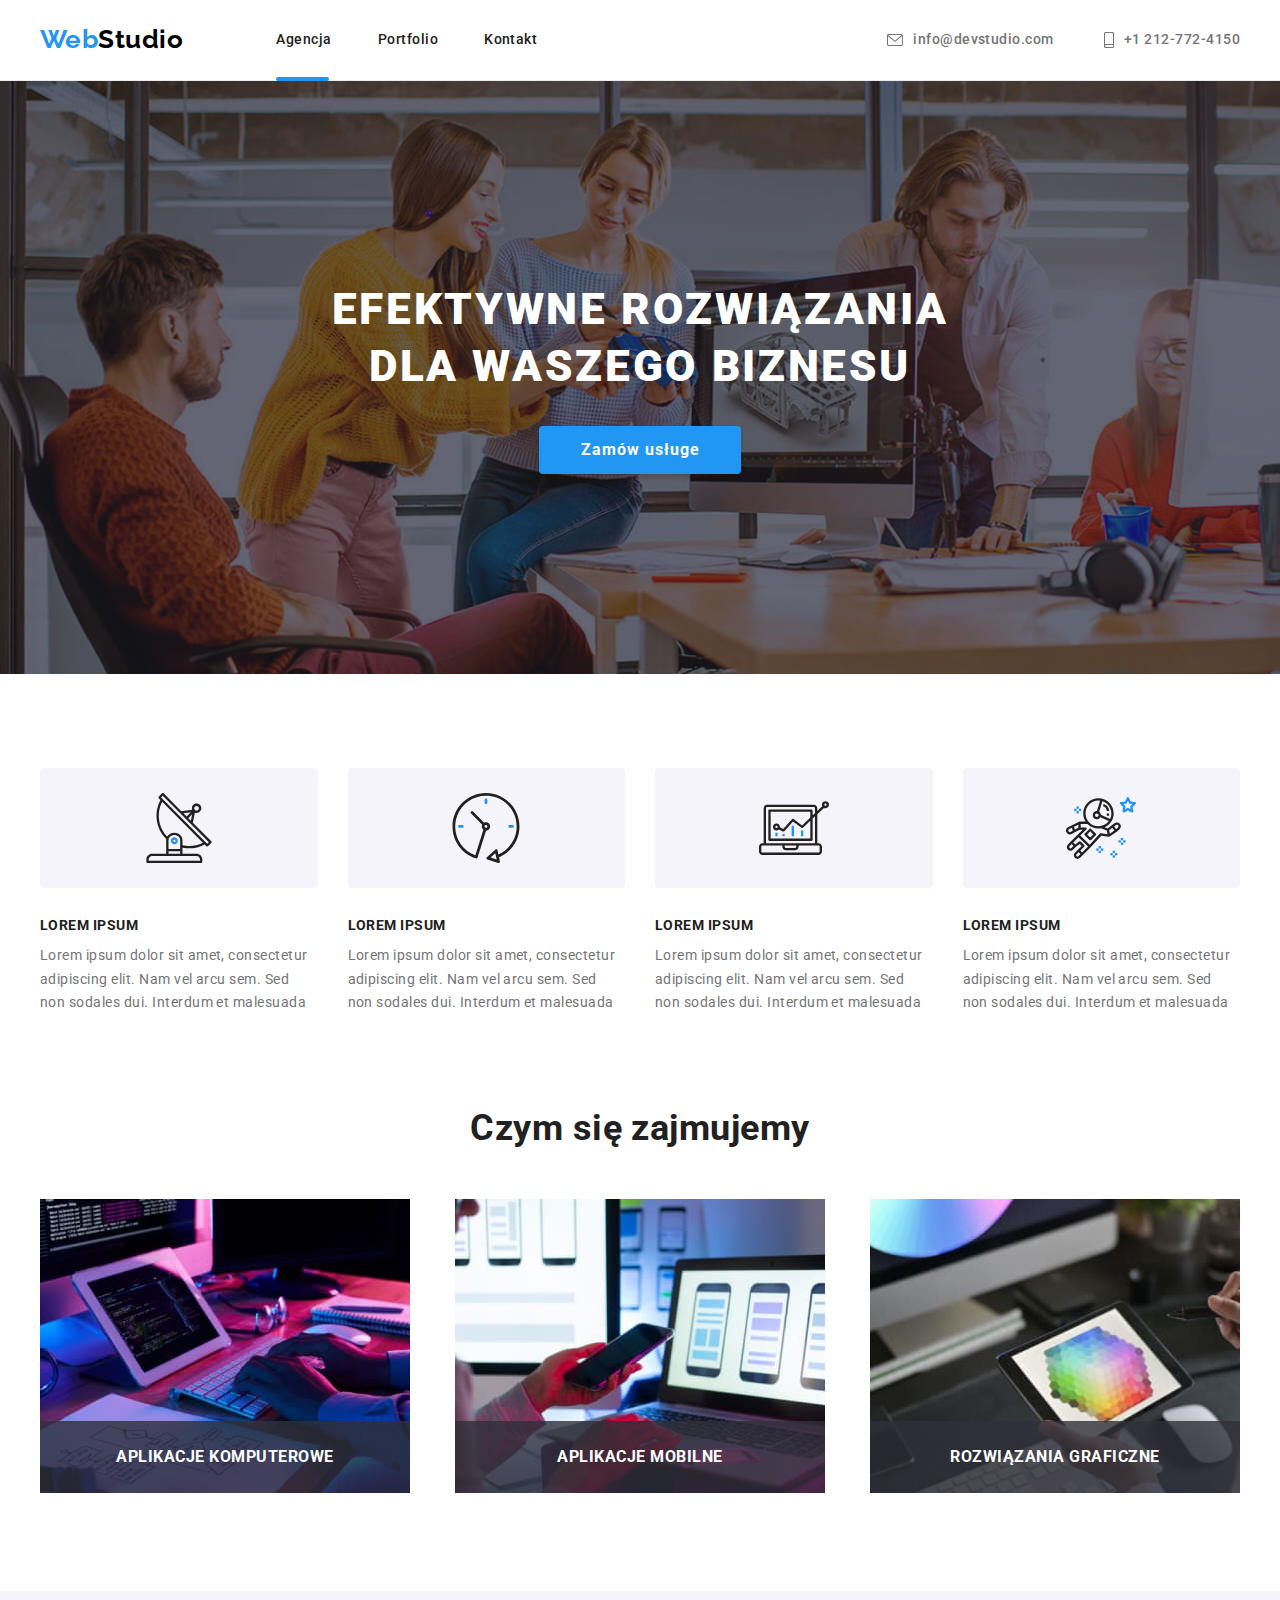
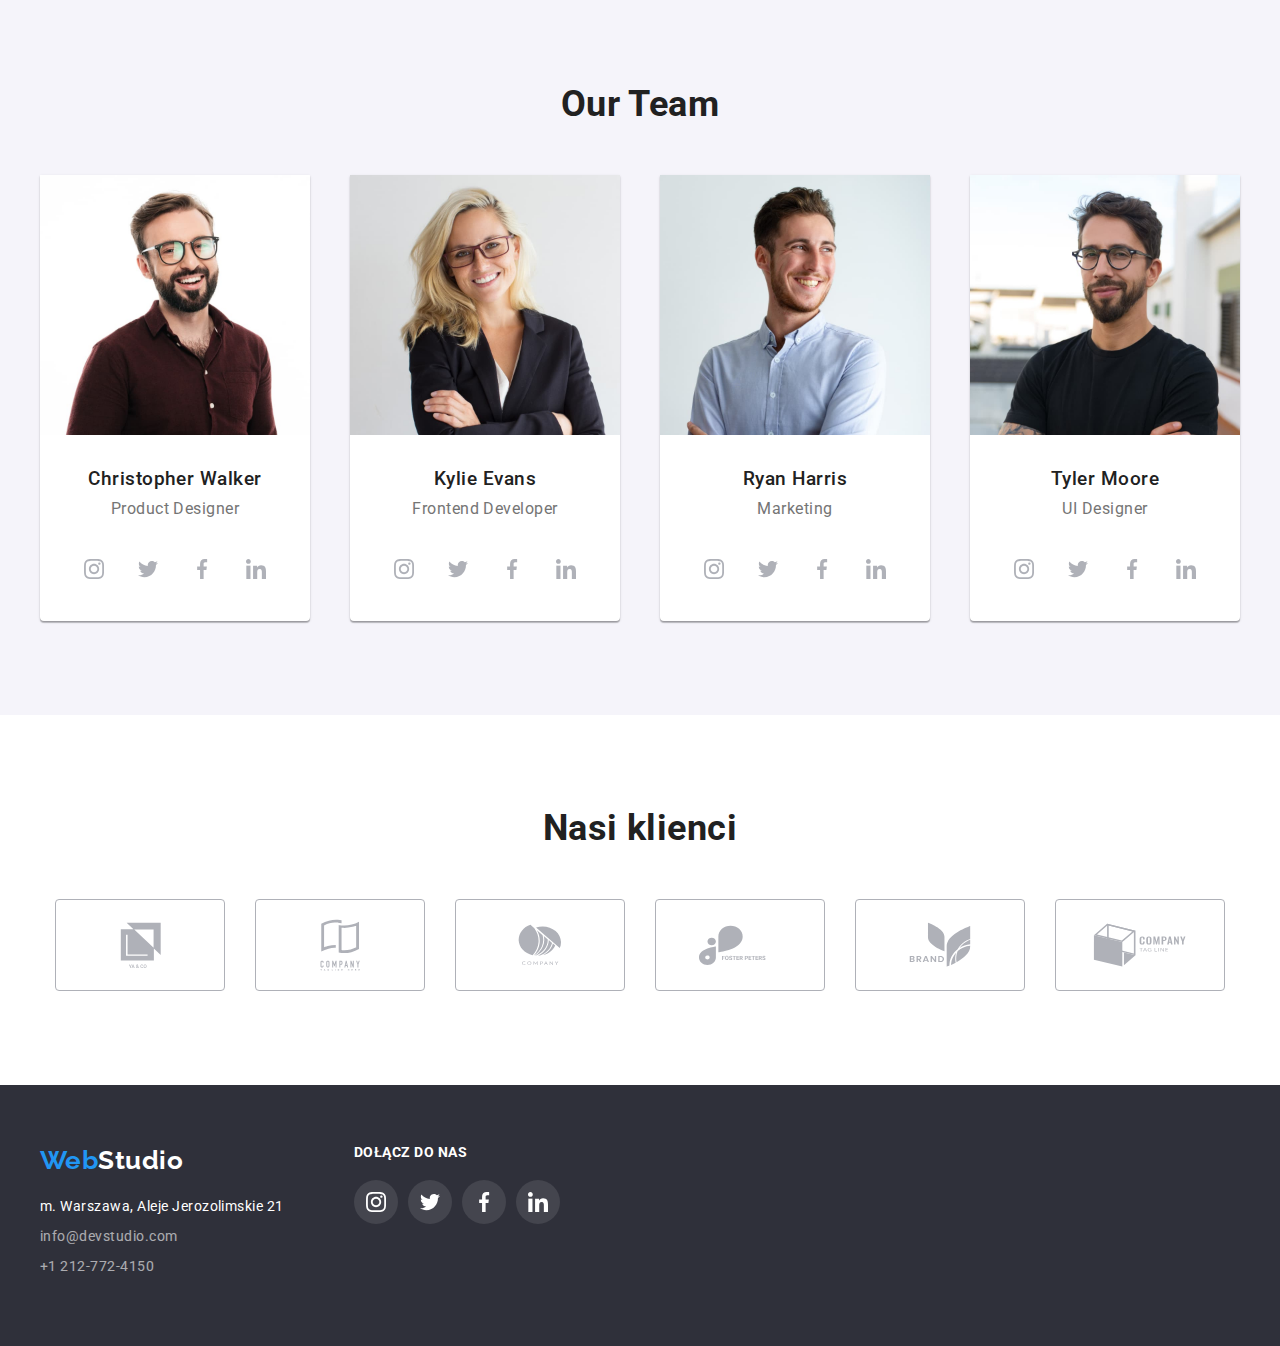
<file: index.html>
<!DOCTYPE html>
<html lang="pl">
  <head>
    <meta charset="UTF-8" />
    <meta http-equiv="X-UA-Compatible" content="IE=edge" />
    <meta name="viewport" content="width=device-width, initial-scale=1.0" />
    <title>WebStudio</title>
    <link rel="preconnect" href="https://fonts.googleapis.com" />
    <link rel="preconnect" href="https://fonts.gstatic.com" crossorigin />
    <link
      href="https://fonts.googleapis.com/css2?family=Raleway:wght@700&family=Roboto:wght@400;500;700;900&display=swap"
      rel="stylesheet"
    />

    <link rel="stylesheet" href="css/modern-normalize.min.css" />
    <link
      rel="stylesheet"
      href="https://cdnjs.cloudflare.com/ajax/libs/modern-normalize/1.1.0/modern-normalize.min.css"
      integrity="sha512-wpPYUAdjBVSE4KJnH1VR1HeZfpl1ub8YT/NKx4PuQ5NmX2tKuGu6U/JRp5y+Y8XG2tV+wKQpNHVUX03MfMFn9Q=="
      crossorigin="anonymous"
      referrerpolicy="no-referrer"
    />
    <link rel="stylesheet" href="css/styles.css" />
  </head>
  <body>
    <header class="nav-row section-menu">
      <div class="container container-menu">
        <nav class="container-menu">
          <a class="logo" href="index.html"
            >Web<span class="logo-shadow">Studio</span></a
          >
          <ul class="container-menu container-menu-nav">
            <li class="nav-underline nav-underline-agency">
              <a class="nav-link" href="index.html">Agencja</a>
            </li>

            <li><a class="nav-link" href="portfolio.html">Portfolio</a></li>

            <li><a class="nav-link" href="#">Kontakt</a></li>
          </ul>
        </nav>
        <ul class="container-menu container-menu-address">
          <li class="container-menu-icons">
            <svg width="16px" height="12px" class="menu-icons">
              <use href="./images/icons.svg#icon-envelope-icon"></use>
            </svg>
            <a class="menu-address" href="info@devstudio.com">
              info@devstudio.com</a
            >
          </li>
          <li class="container-menu-icons">
            <svg width="10px" height="16px" class="menu-icons">
              <use href="./images/icons.svg#icon-smartphone-icon"></use>
            </svg>
            <a class="menu-address" href="tel:12127724150"> +1 212-772-4150</a>
          </li>
        </ul>
      </div>
    </header>
    <main>
      <!--HERO-->
      <section class="top-row section">
        <div class="container container-head-row">
          <h1 class="top-header">EFEKTYWNE ROZWIĄZANIA DLA WASZEGO BIZNESU</h1>
          <button data-modal-open type="button" class="button-primary">
            Zamów usługe
          </button>
        </div>
        <div class="backdrop is-hidden" data-modal>
          <div class="modal">
            <button class="button-modal" data-modal-close>
              <svg width="30px" height="30px" class="button-modal-icon">
                <use href="./images/icons.svg#icon-close-icon"></use>
              </svg>
            </button>
          </div>
        </div>
      </section>

      <!--DESCRIPTION-->

      <section class="section-description">
        <div class="container">
          <ul class="container-description">
            <li>
              <div class="description-icons-box">
                <svg width="70px" height="70px" class="description-icons">
                  <use href="./images/icons.svg#icon-antenna-icon"></use>
                </svg>
              </div>
              <h3 class="header-secondary">LOREM IPSUM</h3>
              <p class="description-secondary">
                Lorem ipsum dolor sit amet, consectetur adipiscing elit. Nam vel
                arcu sem. Sed non sodales dui. Interdum et malesuada
              </p>
            </li>
            <li>
              <div class="description-icons-box">
                <svg width="70px" height="70px" class="description-icons">
                  <use href="./images/icons.svg#icon-clock-icon"></use>
                </svg>
              </div>
              <h3 class="header-secondary">LOREM IPSUM</h3>
              <p class="description-secondary">
                Lorem ipsum dolor sit amet, consectetur adipiscing elit. Nam vel
                arcu sem. Sed non sodales dui. Interdum et malesuada
              </p>
            </li>
            <li>
              <div class="description-icons-box">
                <svg width="70px" height="70px" class="description-icons">
                  <use href="./images/icons.svg#icon-diagram-icon"></use>
                </svg>
              </div>
              <h3 class="header-secondary">LOREM IPSUM</h3>
              <p class="description-secondary">
                Lorem ipsum dolor sit amet, consectetur adipiscing elit. Nam vel
                arcu sem. Sed non sodales dui. Interdum et malesuada
              </p>
            </li>
            <li>
              <div class="description-icons-box">
                <svg width="70px" height="70px" class="description-icons">
                  <use href="./images/icons.svg#icon-astronaut-icon"></use>
                </svg>
              </div>
              <h3 class="header-secondary">LOREM IPSUM</h3>
              <p class="description-secondary">
                Lorem ipsum dolor sit amet, consectetur adipiscing elit. Nam vel
                arcu sem. Sed non sodales dui. Interdum et malesuada
              </p>
            </li>
          </ul>
        </div>
      </section>
      <!--WHAT WE DO-->
      <section class="section">
        <div class="container">
          <h2 class="header-primary">Czym się zajmujemy</h2>
          <ul class="container-photoboxes">
            <li>
              <figure class="photobox-block">
                <img
                  src="images/what_we_do_1.jpg"
                  alt="Person typing"
                  width="370"
                  height="294"
                />
                <figcaption class="photobox-title">
                  APLIKACJE KOMPUTEROWE
                </figcaption>
              </figure>
            </li>
            <li>
              <figure class="photobox-block">
                <img
                  src="images/what_we_do_2.jpg"
                  alt="Person holding phone"
                  width="370"
                  height="294"
                />
                <figcaption class="photobox-title">
                  APLIKACJE MOBILNE
                </figcaption>
              </figure>
            </li>
            <li>
              <figure class="photobox-block">
                <img
                  src="images/what_we_do_3.jpg"
                  alt="Person holding tablet"
                  width="370"
                  height="294"
                />
                <figcaption class="photobox-title">
                  ROZWIĄZANIA GRAFICZNE
                </figcaption>
              </figure>
            </li>
          </ul>
        </div>
      </section>
      <!--OUR TEAM-->

      <section class="team-row section">
        <div class="container">
          <h2 class="header-primary">Our Team</h2>
          <ul class="container-team-row">
            <li class="team-block">
              <img
                src="images/team_member_1.jpg"
                alt="Team member"
                width="270"
                height="260"
              />
              <h3 class="header-team">Christopher Walker</h3>
              <p class="job-title">Product Designer</p>
              <ul class="sm-team-icons-box">
                <li>
                  <a href="#" class="sm-team-icons-wrapper">
                    <svg width="20px" height="20px" class="sm-team-icons">
                      <use href="./images/icons.svg#icon-instagram-icon"></use>
                    </svg>
                  </a>
                </li>
                <li>
                  <a href="#" class="sm-team-icons-wrapper">
                    <svg width="20px" height="20px" class="sm-team-icons">
                      <use href="./images/icons.svg#icon-twitter-icon"></use>
                    </svg>
                  </a>
                </li>
                <li>
                  <a href="#" class="sm-team-icons-wrapper">
                    <svg width="20px" height="20px" class="sm-team-icons">
                      <use href="./images/icons.svg#icon-facebook-icon"></use>
                    </svg>
                  </a>
                </li>
                <li>
                  <a href="#" class="sm-team-icons-wrapper">
                    <svg width="20px" height="20px" class="sm-team-icons">
                      <use href="./images/icons.svg#icon-linkedin-icon"></use>
                    </svg>
                  </a>
                </li>
              </ul>
            </li>
            <li class="team-block">
              <img
                src="images/team_member_2.jpg"
                alt="Team member"
                width="270"
                height="260"
              />
              <h3 class="header-team">Kylie Evans</h3>
              <p class="job-title">Frontend Developer</p>
              <ul class="sm-team-icons-box">
                <li class="container-team-sm-icons">
                  <a href="#" class="sm-team-icons-wrapper">
                    <svg width="20px" height="20px" class="sm-team-icons">
                      <use href="./images/icons.svg#icon-instagram-icon"></use>
                    </svg>
                  </a>
                </li>
                <li>
                  <a href="#" class="sm-team-icons-wrapper">
                    <svg width="20px" height="20px" class="sm-team-icons">
                      <use href="./images/icons.svg#icon-twitter-icon"></use>
                    </svg>
                  </a>
                </li>
                <li>
                  <a href="#" class="sm-team-icons-wrapper">
                    <svg width="20px" height="20px" class="sm-team-icons">
                      <use href="./images/icons.svg#icon-facebook-icon"></use>
                    </svg>
                  </a>
                </li>
                <li>
                  <a href="#" class="sm-team-icons-wrapper">
                    <svg width="20px" height="20px" class="sm-team-icons">
                      <use href="./images/icons.svg#icon-linkedin-icon"></use>
                    </svg>
                  </a>
                </li>
              </ul>
            </li>
            <li class="team-block">
              <img
                src="images/team_member_3.jpg"
                alt="Team member"
                width="270"
                height="260"
              />
              <h3 class="header-team">Ryan Harris</h3>
              <p class="job-title">Marketing</p>
              <ul class="sm-team-icons-box">
                <li>
                  <a href="#" class="sm-team-icons-wrapper">
                    <svg width="20px" height="20px" class="sm-team-icons">
                      <use href="./images/icons.svg#icon-instagram-icon"></use>
                    </svg>
                  </a>
                </li>
                <li>
                  <a href="#" class="sm-team-icons-wrapper">
                    <svg width="20px" height="20px" class="sm-team-icons">
                      <use href="./images/icons.svg#icon-twitter-icon"></use>
                    </svg>
                  </a>
                </li>
                <li>
                  <a href="#" class="sm-team-icons-wrapper">
                    <svg width="20px" height="20px" class="sm-team-icons">
                      <use href="./images/icons.svg#icon-facebook-icon"></use>
                    </svg>
                  </a>
                </li>
                <li>
                  <a href="#" class="sm-team-icons-wrapper">
                    <svg width="20px" height="20px" class="sm-team-icons">
                      <use href="./images/icons.svg#icon-linkedin-icon"></use>
                    </svg>
                  </a>
                </li>
              </ul>
            </li>
            <li class="team-block">
              <img
                src="images/team_member_4.jpg"
                alt="Team member"
                width="270"
                height="260"
              />
              <h3 class="header-team">Tyler Moore</h3>
              <p class="job-title">UI Designer</p>
              <ul class="sm-team-icons-box">
                <li>
                  <a href="#" class="sm-team-icons-wrapper">
                    <svg width="20px" height="20px" class="sm-team-icons">
                      <use href="./images/icons.svg#icon-instagram-icon"></use>
                    </svg>
                  </a>
                </li>
                <li>
                  <a href="#" class="sm-team-icons-wrapper">
                    <svg width="20px" height="20px" class="sm-team-icons">
                      <use href="./images/icons.svg#icon-twitter-icon"></use>
                    </svg>
                  </a>
                </li>
                <li>
                  <a href="#" class="sm-team-icons-wrapper">
                    <svg width="20px" height="20px" class="sm-team-icons">
                      <use href="./images/icons.svg#icon-facebook-icon"></use>
                    </svg>
                  </a>
                </li>
                <li>
                  <a href="#" class="sm-team-icons-wrapper">
                    <svg width="20px" height="20px" class="sm-team-icons">
                      <use href="./images/icons.svg#icon-linkedin-icon"></use>
                    </svg>
                  </a>
                </li>
              </ul>
            </li>
          </ul>
        </div>
      </section>
      <section class="section">
        <div class="container">
          <h2 class="header-primary">Nasi klienci</h2>
          <ul class="container-clients">
            <li class="clients-block">
              <svg width="41px" height="46.7px" class="client-icons">
                <use href="./images/icons.svg#icon-client-icon-1"></use>
              </svg>
            </li>

            <li class="clients-block">
              <svg width="40px" height="52px" class="client-icons">
                <use href="./images/icons.svg#icon-client-icon-2"></use>
              </svg>
            </li>
            <li class="clients-block">
              <svg width="43.46px" height="41.18px" class="client-icons">
                <use href="./images/icons.svg#icon-client-icon-3"></use>
              </svg>
            </li>
            <li class="clients-block">
              <svg width="84.44px" height="40.62px" class="client-icons">
                <use href="./images/icons.svg#icon-client-icon-4"></use>
              </svg>
            </li>
            <li class="clients-block">
              <svg width="62.54px" height="45.43px" class="client-icons">
                <use href="./images/icons.svg#icon-client-icon-5"></use>
              </svg>
            </li>
            <li class="clients-block">
              <svg width="93.79px" height="43.93px" class="client-icons">
                <use href="./images/icons.svg#icon-client-icon-6"></use>
              </svg>
            </li>
          </ul>
        </div>
      </section>
    </main>
    <footer class="footer section-footer">
      <div class="container container-footer">
        <div class="container-footer-row">
          <a class="logo" href="index.html"
            >Web<span class="logo-highlight">Studio</span></a
          >
          <address>
            <ul>
              <li class="footer-address-line">
                <a
                  class="footer-address"
                  href="https://goo.gl/maps/or7kZfwXVYHktjDK6"
                  >m. Warszawa, Aleje Jerozolimskie 21</a
                >
              </li>
              <li class="footer-address-line">
                <a
                  class="footer-address footer-address-opacity"
                  href="info@devstudio.com"
                  >info@devstudio.com</a
                >
              </li>
              <li class="footer-address-line">
                <a
                  class="footer-address footer-address-opacity"
                  href="tel:12127724150"
                  >+1 212-772-4150</a
                >
              </li>
            </ul>
          </address>
        </div>
        <div class="container-footer-sm">
          <h4 class="header-footer">DOŁĄCZ DO NAS</h4>
          <ul class="container-icons-footer">
            <li>
              <a href="#" class="sm-footer-icons-wrapper">
                <svg width="20px" height="20px" class="sm-footer-icons">
                  <use href="./images/icons.svg#icon-instagram-icon"></use>
                </svg>
              </a>
            </li>
            <li>
              <a href="#" class="sm-footer-icons-wrapper">
                <svg width="20px" height="20px" class="sm-footer-icons">
                  <use href="./images/icons.svg#icon-twitter-icon"></use>
                </svg>
              </a>
            </li>
            <li>
              <a href="#" class="sm-footer-icons-wrapper">
                <svg width="20px" height="20px" class="sm-footer-icons">
                  <use href="./images/icons.svg#icon-facebook-icon"></use>
                </svg>
              </a>
            </li>
            <li>
              <a href="#" class="sm-footer-icons-wrapper">
                <svg width="20px" height="20px" class="sm-footer-icons">
                  <use href="./images/icons.svg#icon-linkedin-icon"></use>
                </svg>
              </a>
            </li>
          </ul>
        </div>
      </div>
    </footer>
    <script src="./js/modal.js"></script>
  </body>
</html>
</file>
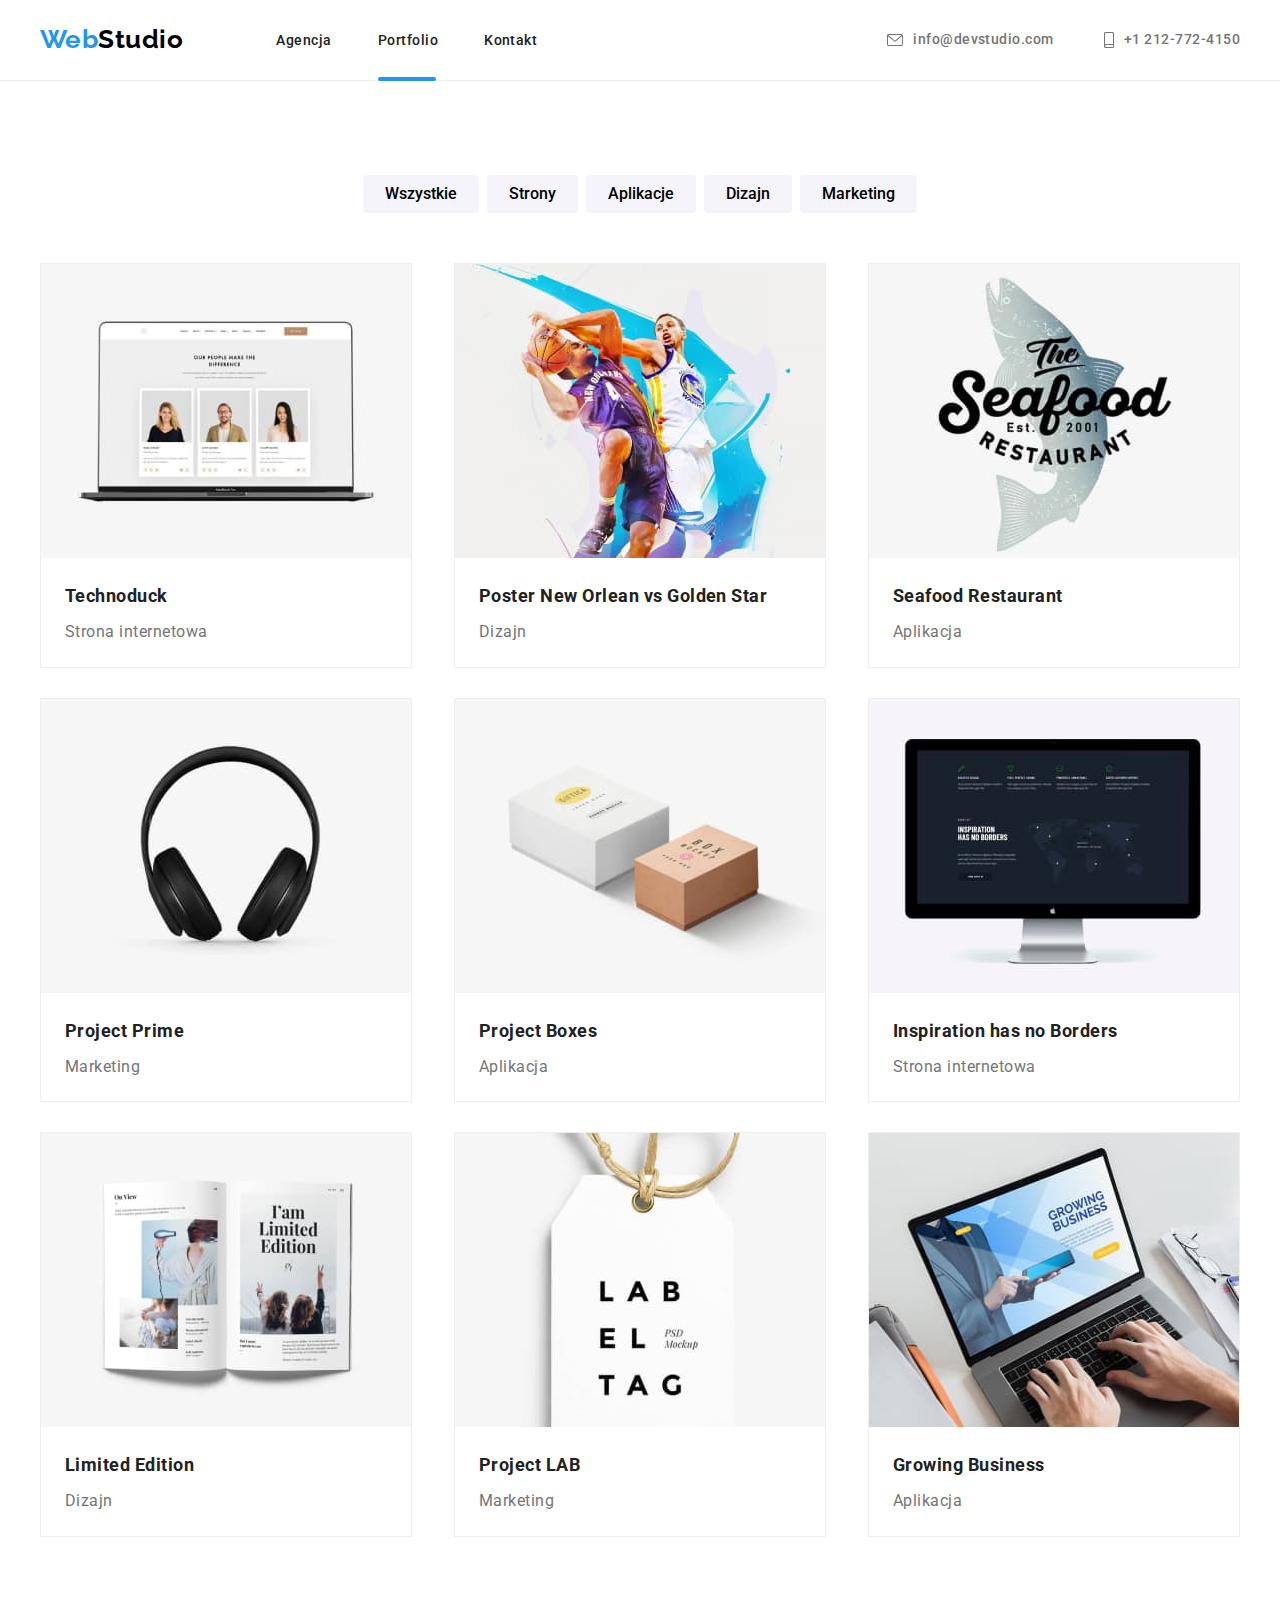
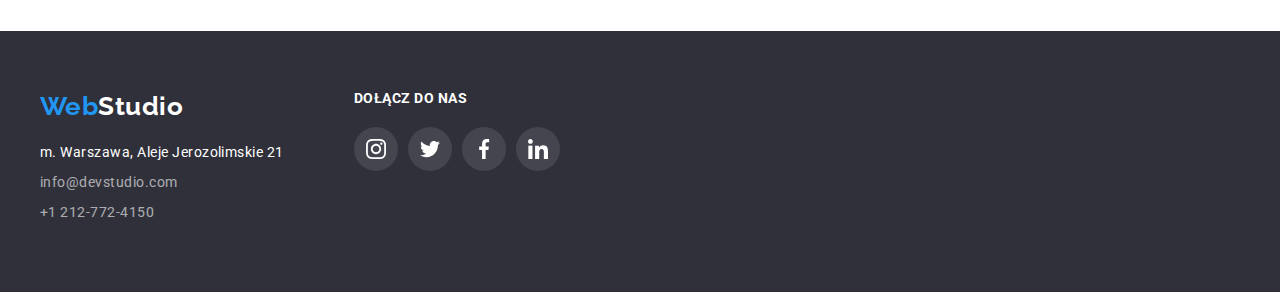
<file: portfolio.html>
<!DOCTYPE html>
<html lang="pl">
  <head>
    <meta charset="UTF-8" />
    <meta http-equiv="X-UA-Compatible" content="IE=edge" />
    <meta name="viewport" content="width=device-width, initial-scale=1.0" />
    <title>WebStudio</title>
    <link rel="preconnect" href="https://fonts.googleapis.com" />
    <link rel="preconnect" href="https://fonts.gstatic.com" crossorigin />
    <link
      href="https://fonts.googleapis.com/css2?family=Raleway:wght@700&family=Roboto:wght@400;500;700;900&display=swap"
      rel="stylesheet"
    />
    <link rel="stylesheet" href="css/styles.css" />
  </head>
  <body>
    <header class="nav-row section-menu">
      <div class="container container-menu">
        <nav class="container-menu">
          <a class="logo" href="index.html"
            >Web<span class="logo-shadow">Studio</span></a
          >
          <ul class="container-menu container-menu-nav">
            <li><a class="nav-link" href="index.html">Agencja</a></li>
            <li class="nav-underline nav-underline-portfolio">
              <a class="nav-link" href="portfolio.html">Portfolio</a>
            </li>
            <li><a class="nav-link" href="#">Kontakt</a></li>
          </ul>
        </nav>
        <ul class="container-menu container-menu-address">
          <li class="container-menu-icons">
            <svg width="16px" height="12px" class="menu-icons">
              <use href="./images/icons.svg#icon-envelope-icon"></use>
            </svg>
            <a class="menu-address" href="info@devstudio.com">
              info@devstudio.com</a
            >
          </li>
          <li class="container-menu-icons">
            <svg width="10px" height="16px" class="menu-icons">
              <use href="./images/icons.svg#icon-smartphone-icon"></use>
            </svg>
            <a class="menu-address" href="tel:12127724150"> +1 212-772-4150</a>
          </li>
        </ul>
      </div>
    </header>
    <main>
      <section class="wrap section">
        <div class="container">
          <ul class="container-portfolio-buttons">
            <li>
              <button type="button" class="button-portfolio">Wszystkie</button>
            </li>
            <li>
              <button type="button" class="button-portfolio">Strony</button>
            </li>
            <li>
              <button type="button" class="button-portfolio">Aplikacje</button>
            </li>
            <li>
              <button type="button" class="button-portfolio">Dizajn</button>
            </li>
            <li>
              <button type="button" class="button-portfolio">Marketing</button>
            </li>
          </ul>
          <ul class="container-posts">
            <li class="post-block">
              <figure class="portfolio-card">
                <div class="post-description-box">
                  <img
                    src="images/post_1.jpg"
                    alt="project_photo"
                    width="370"
                    height="294"
                  />
                  <p class="post-description">
                    Technocrack jest popularną platformą wykorzystywaną do
                    rozpowszechniania koronawirusa. Firmy wykorzystują tę
                    platformę do celów szpiegowskich i ataków na
                    niezabezpieczone serwery konkurencji
                  </p>
                </div>
                <figcaption>
                  <h3 class="header-portfolio">Technoduck</h3>
                  <p class="project-type">Strona internetowa</p>
                </figcaption>
              </figure>
            </li>
            <li class="post-block">
              <figure class="portfolio-card">
                <div class="post-description-box">
                  <img
                    src="images/post_2.jpg"
                    alt="project_photo"
                    width="370"
                    height="294"
                  />
                  <p class="post-description">
                    Technocrack jest popularną platformą wykorzystywaną do
                    rozpowszechniania koronawirusa. Firmy wykorzystują tę
                    platformę do celów szpiegowskich i ataków na
                    niezabezpieczone serwery konkurencji
                  </p>
                </div>
                <figcaption>
                  <h3 class="header-portfolio">
                    Poster New Orlean vs Golden Star
                  </h3>
                  <p class="project-type">Dizajn</p>
                </figcaption>
              </figure>
            </li>
            <li class="post-block">
              <figure class="portfolio-card">
                <div class="post-description-box">
                  <img
                    src="images/post_3.jpg"
                    alt="project_photo"
                    width="370"
                    height="294"
                  />
                  <p class="post-description">
                    Technocrack jest popularną platformą wykorzystywaną do
                    rozpowszechniania koronawirusa. Firmy wykorzystują tę
                    platformę do celów szpiegowskich i ataków na
                    niezabezpieczone serwery konkurencji
                  </p>
                </div>
                <figcaption>
                  <h3 class="header-portfolio">Seafood Restaurant</h3>
                  <p class="project-type">Aplikacja</p>
                </figcaption>
              </figure>
            </li>
            <li class="post-block">
              <figure class="portfolio-card">
                <div class="post-description-box">
                  <img
                    src="images/post_4.jpg"
                    alt="project_photo"
                    width="370"
                    height="294"
                  />
                  <p class="post-description">
                    Technocrack jest popularną platformą wykorzystywaną do
                    rozpowszechniania koronawirusa. Firmy wykorzystują tę
                    platformę do celów szpiegowskich i ataków na
                    niezabezpieczone serwery konkurencji
                  </p>
                </div>
                <figcaption>
                  <h3 class="header-portfolio">Project Prime</h3>
                  <p class="project-type">Marketing</p>
                </figcaption>
              </figure>
            </li>
            <li class="post-block">
              <figure class="portfolio-card">
                <div class="post-description-box">
                  <img
                    src="images/post_5.jpg"
                    alt="project_photo"
                    width="370"
                    height="294"
                  />
                  <p class="post-description">
                    Technocrack jest popularną platformą wykorzystywaną do
                    rozpowszechniania koronawirusa. Firmy wykorzystują tę
                    platformę do celów szpiegowskich i ataków na
                    niezabezpieczone serwery konkurencji
                  </p>
                </div>
                <figcaption>
                  <h3 class="header-portfolio">Project Boxes</h3>
                  <p class="project-type">Aplikacja</p>
                </figcaption>
              </figure>
            </li>
            <li class="post-block">
              <figure class="portfolio-card">
                <div class="post-description-box">
                  <img
                    src="images/post_6.jpg"
                    alt="project_photo"
                    width="370"
                    height="294"
                  />
                  <p class="post-description">
                    Technocrack jest popularną platformą wykorzystywaną do
                    rozpowszechniania koronawirusa. Firmy wykorzystują tę
                    platformę do celów szpiegowskich i ataków na
                    niezabezpieczone serwery konkurencji
                  </p>
                </div>
                <figcaption>
                  <h3 class="header-portfolio">Inspiration has no Borders</h3>
                  <p class="project-type">Strona internetowa</p>
                </figcaption>
              </figure>
            </li>
            <li class="post-block">
              <figure class="portfolio-card">
                <div class="post-description-box">
                  <img
                    src="images/post_7.jpg"
                    alt="project_photo"
                    width="370"
                    height="294"
                  />
                  <p class="post-description">
                    Technocrack jest popularną platformą wykorzystywaną do
                    rozpowszechniania koronawirusa. Firmy wykorzystują tę
                    platformę do celów szpiegowskich i ataków na
                    niezabezpieczone serwery konkurencji
                  </p>
                </div>
                <figcaption>
                  <h3 class="header-portfolio">Limited Edition</h3>
                  <p class="project-type">Dizajn</p>
                </figcaption>
              </figure>
            </li>
            <li class="post-block">
              <figure class="portfolio-card">
                <div class="post-description-box">
                  <img
                    src="images/post_8.jpg"
                    alt="project_photo"
                    width="370"
                    height="294"
                  />
                  <p class="post-description">
                    Technocrack jest popularną platformą wykorzystywaną do
                    rozpowszechniania koronawirusa. Firmy wykorzystują tę
                    platformę do celów szpiegowskich i ataków na
                    niezabezpieczone serwery konkurencji
                  </p>
                </div>
                <figcaption>
                  <h3 class="header-portfolio">Project LAB</h3>
                  <p class="project-type">Marketing</p>
                </figcaption>
              </figure>
            </li>
            <li class="post-block">
              <figure class="portfolio-card">
                <div class="post-description-box">
                  <img
                    src="images/post_9.jpg"
                    alt="project_photo"
                    width="370"
                    height="294"
                  />
                  <p class="post-description">
                    Technocrack jest popularną platformą wykorzystywaną do
                    rozpowszechniania koronawirusa. Firmy wykorzystują tę
                    platformę do celów szpiegowskich i ataków na
                    niezabezpieczone serwery konkurencji
                  </p>
                </div>
                <figcaption>
                  <h3 class="header-portfolio">Growing Business</h3>
                  <p class="project-type">Aplikacja</p>
                </figcaption>
              </figure>
            </li>
          </ul>
        </div>
      </section>
    </main>
    <footer class="footer section-footer">
      <div class="container container-footer">
        <div class="container-footer-row">
          <a class="logo" href="index.html"
            >Web<span class="logo-highlight">Studio</span></a
          >
          <address>
            <ul>
              <li class="footer-address-line">
                <a
                  class="footer-address"
                  href="https://goo.gl/maps/or7kZfwXVYHktjDK6"
                  >m. Warszawa, Aleje Jerozolimskie 21</a
                >
              </li>
              <li class="footer-address-line">
                <a
                  class="footer-address footer-address-opacity"
                  href="info@devstudio.com"
                  >info@devstudio.com</a
                >
              </li>
              <li class="footer-address-line">
                <a
                  class="footer-address footer-address-opacity"
                  href="tel:12127724150"
                  >+1 212-772-4150</a
                >
              </li>
            </ul>
          </address>
        </div>
        <div class="container-footer-sm">
          <h4 class="header-footer">DOŁĄCZ DO NAS</h4>
          <ul class="container-icons-footer">
            <li>
              <a href="#" class="sm-footer-icons-wrapper">
                <svg width="20px" height="20px" class="sm-footer-icons">
                  <use href="./images/icons.svg#icon-instagram-icon"></use>
                </svg>
              </a>
            </li>
            <li>
              <a href="#" class="sm-footer-icons-wrapper">
                <svg width="20px" height="20px" class="sm-footer-icons">
                  <use href="./images/icons.svg#icon-twitter-icon"></use>
                </svg>
              </a>
            </li>
            <li>
              <a href="#" class="sm-footer-icons-wrapper">
                <svg width="20px" height="20px" class="sm-footer-icons">
                  <use href="./images/icons.svg#icon-facebook-icon"></use>
                </svg>
              </a>
            </li>
            <li>
              <a href="#" class="sm-footer-icons-wrapper">
                <svg width="20px" height="20px" class="sm-footer-icons">
                  <use href="./images/icons.svg#icon-linkedin-icon"></use>
                </svg>
              </a>
            </li>
          </ul>
        </div>
      </div>
    </footer>
  </body>
</html>
</file>
<file: css/styles.css>
:root {
  --font-primary: "Roboto", sans-serif;
  --font-secondary: "Raleway";
  --color-text-primary: #212121;
  --color-text-secondary: #757575;
  --color-text-active: #2196f3;
  --color-text-light: #fff;
  --bgcolor-active: #2196f3;
  --bgcolor-light: #f5f4fa;
  --bgcolor-dark: #2f303a;
}
* {
  margin: 0;
  padding: 0;
}
ul {
  list-style: none;
}
a {
  text-decoration: none;
  font-style: normal;
}
button {
  font-family: var(--font-primary);
  border: none;
  cursor: pointer;
}
body {
  font-family: var(--font-primary);
  color: var(--color-text-primary);
  letter-spacing: 0.03em;
}
.section {
  padding: 94px 0;
}
.section-menu {
  padding: 24px 0 25px;
  border-bottom: 1px solid #ececec;
}
.section-description {
  padding-top: 94px;
}
.section-footer {
  padding: 60px 0;
}
.container {
  max-width: 1200px;
  width: 100%;
  margin: 0 auto;
}
.container-menu {
  display: flex;
  justify-content: space-between;
  align-items: center;
}
.container-menu-nav {
  gap: 46px;
}
.container-menu-address {
  gap: 50px;
}
.container-head-row {
  text-align: center;
  padding: 106px 0;
}
.container-description,
.container-photoboxes {
  display: flex;
  justify-content: space-between;
  gap: 30px;
  align-items: center;
}
.container-team-row {
  display: flex;
  justify-content: space-between;
  gap: 30px;
  align-items: center;
}
.container-clients {
  display: flex;
  justify-content: center;
  align-items: center;
  gap: 30px;
}
.container-portfolio-buttons {
  display: flex;
  justify-content: center;
  gap: 8px;
}
.container-posts {
  display: flex;
  flex-wrap: wrap;
  justify-content: space-between;
  align-items: center;
  gap: 30px;
  padding-top: 50px;
}
.container-footer {
  display: flex;
}

.container-footer-row {
  gap: 20px;
  display: flex;
  flex-direction: column;
}
.container-footer-sm {
  margin-left: 70px;
}
.container-icons-footer {
  display: flex;
  margin-top: 20px;
}
.container-menu-icons {
  display: flex;
  align-items: center;
}
.container-menu-icons:hover > svg *,
.container-menu-icons:hover .menu-address,
.container-menu-icons:hover {
  fill: var(--color-text-active);
  color: var(--color-text-active);
  cursor: pointer;
}
.is-hidden {
  pointer-events: none;
  visibility: hidden;
  opacity: 0;
}
.backdrop {
  position: fixed;
  left: 0;
  right: 0;
  top: 0;
  bottom: 0;
  width: 100%;
  height: 100%;
  background: rgba(0, 0, 0, 0.2);
  z-index: 100;
}
.modal {
  position: absolute;
  left: 50%;
  top: 50%;
  width: 528px;
  height: 581px;
  padding: 10px;
  background: #fff;
  transform: translate(-50%, -50%);
  display: flex;
  justify-content: flex-end;
  align-items: flex-start;
  box-shadow: 0px 1px 3px rgba(0, 0, 0, 0.12), 0px 1px 1px rgba(0, 0, 0, 0.14),
    0px 2px 1px rgba(0, 0, 0, 0.2);
  border-radius: 4px;
}
.is-hidden .modal {
  transform: scale(0);
}
.post-description-box {
  position: relative;
  overflow: hidden;
}
.post-description-box > img {
  display: block;
  width: 100%;
  height: 100%;
  object-fit: cover;
}
.post-description {
  position: absolute;
  margin: 0;
  left: 0;
  right: 0;
  top: 0;
  bottom: 0;
  background: rgba(33, 150, 243, 0.9);
  color: #fff;
  transform: translateY(100%);
  padding: 0 45px 0 24px;
  font-size: 18px;
  line-height: 1.5;
  display: flex;
  align-items: center;
  transition: transform 250ms ease-in;
  transition-timing-function: cubic-bezier (0.4, 0, 0.2, 1);
}
.portfolio-card:hover .post-description {
  transform: translateY(0);
}
.menu-icons {
  fill: var(--color-text-secondary);
  margin-right: 10px;
}
.client-icons {
  fill: #afb1b8;
}
.description-icons {
  margin: 25px 0;
}
.logo {
  color: var(--color-text-active);
  font-family: var(--font-secondary);
  font-weight: 700;
  font-size: 26px;
  line-height: 1.2;
  margin-right: 93px;
}
.logo-shadow {
  color: #000000;
}
.logo-highlight {
  color: var(--color-text-light);
}
.nav-link,
.menu-address {
  font-weight: 500;
  line-height: 1.1;
  font-size: 14px;
}
.nav-link {
  color: var(--color-text-primary);
}
.nav-link:hover {
  color: var(--color-text-active);
}
.nav-underline {
  position: relative;
}
.nav-underline-agency::after,
.nav-underline-portfolio::after {
  content: "";
  position: absolute;
  height: 4px;
  display: block;
  background-color: var(--bgcolor-active);
  border-radius: 2px;
  margin-top: 28px;
}
.nav-underline-agency::after {
  width: 53px;
}
.nav-underline-portfolio::after {
  width: 58px;
}
.menu-address {
  color: var(--color-text-secondary);
}
.top-header {
  color: var(--color-text-light);
  font-weight: 900;
  font-size: 44px;
  line-height: 1.3;
  letter-spacing: 0.06em;
  padding-bottom: 30px;
  padding: 0 250px;
  margin-bottom: 30px;
}
.top-row {
  background: var(--bgcolor-dark);
  background-image: linear-gradient(
      to bottom,
      rgba(47, 48, 58, 0.4),
      rgba(47, 48, 58, 0.4)
    ),
    url("../images/banner-image.jpg");
  background-size: cover;
}
.header-primary {
  font-size: 36px;
  font-weight: 700;
  line-height: 1.1;
  text-align: center;
  margin-bottom: 50px;
}
.header-secondary {
  font-weight: 700;
  font-size: 14px;
  line-height: 1.1;
}
.photobox-block {
  position: relative;
  display: inline-flex;
}
.photobox-title {
  position: absolute;
  left: 0;
  right: 0;
  background-color: rgba(47, 48, 58, 0.8);
  color: var(--color-text-light);
  bottom: 0;
  padding: 27px 0 27px 0;
  text-align: center;
  font-weight: 700;
  line-height: 1.1;
}
.team-block {
  background: #fff;
  box-shadow: 0px 1px 3px rgba(0, 0, 0, 0.12), 0px 1px 1px rgba(0, 0, 0, 0.14),
    0px 2px 1px rgba(0, 0, 0, 0.2);
  border-radius: 0px 0px 4px 4px;
  width: 270px;
}
.sm-team-icons-box {
  display: flex;
  justify-content: center;
  align-items: center;
  gap: 10px;
}
.sm-team-icons-wrapper {
  display: inline-flex;
  justify-content: center;
  align-items: center;
  margin-bottom: 30px;
  width: 44px;
  height: 44px;
}
.sm-team-icons-wrapper:hover > svg *,
.sm-team-icons-wrapper:hover {
  border-radius: 50px;
  background-color: var(--bgcolor-active);
  fill: var(--color-text-light);
}
.sm-team-icons {
  fill: #afb1b8;
  cursor: pointer;
}
.team-row {
  background: var(--bgcolor-light);
}
.description-secondary {
  color: var(--color-text-secondary);
  font-size: 14px;
  line-height: 1.7;
  padding-top: 10px;
}
.description-icons-box {
  background-color: var(--bgcolor-light);
  display: flex;
  justify-content: center;
  margin-bottom: 30px;
  border-radius: 4px;
}
.header-team {
  font-weight: 500;
  line-height: 1.1;
  margin-top: 30px;
  text-align: center;
}
.job-title {
  color: var(--color-text-secondary);
  line-height: 1.1;
  margin-top: 10px;
  margin-bottom: 30px;
  text-align: center;
}
.clients-block {
  width: 170px;
  height: 92px;
  border: 1px solid #afb1b8;
  border-radius: 4px;
  display: flex;
  justify-content: center;
  align-items: center;
  cursor: pointer;
}
.clients-block:hover > svg *,
.clients-block:hover {
  border: 1px solid #2196f3;
  fill: var(--bgcolor-active);
}
.button-modal {
  background-color: #fff;
  padding: 8px 8px 0 0;
}
.button-modal-icon {
  fill: #000000;
}
.button-primary {
  background: var(--bgcolor-active);
  font-weight: 700;
  font-size: 16px;
  line-height: 1.8;
  letter-spacing: 0.06em;
  color: var(--color-text-light);
  box-shadow: 0px 4px 4px rgba(0, 0, 0, 0.15);
  border-radius: 4px;
  padding: 10px 41px 10px 42px;
}
.button-portfolio {
  font-weight: 500;
  font-size: 16px;
  line-height: 1.6;
  background: var(--bgcolor-light);
  border-radius: 4px;
  padding: 6px 22px;
}
.button-portfolio:hover {
  background: var(--bgcolor-active);
  color: var(--color-text-light);
}
.post-block {
  background: #fff;
  border: 1px solid #eeeeee;
}
.post-block:hover {
  box-shadow: 0px 1px 1px rgba(0, 0, 0, 0.12), 0px 4px 4px rgba(0, 0, 0, 0.06),
    1px 4px 6px rgba(0, 0, 0, 0.16);
  cursor: pointer;
}
.header-portfolio {
  font-weight: 700;
  font-size: 18px;
  line-height: 2;
  padding-top: 20px;
  padding-left: 24px;
}
.project-type {
  line-height: 1.8;
  color: var(--color-text-secondary);
  margin: 4px 0 20px 24px;
}
.footer {
  background: var(--bgcolor-dark);
  display: flex;
  justify-content: center;
}
.footer-address {
  font-size: 14px;
  line-height: 1.5;
  color: var(--color-text-light);
}
.footer-address-line {
  margin-bottom: 9px;
}
.footer-address-opacity {
  opacity: 0.6;
}
.header-footer {
  color: var(--color-text-light);
  font-weight: 700;
  font-size: 14px;
  line-height: 1.1;
}
.sm-footer-icons {
  width: 20px;
  height: 20px;
  fill: #fff;
}
.sm-footer-icons-wrapper {
  display: inline-flex;
  justify-content: center;
  align-items: center;
  margin-right: 10px;
  width: 44px;
  height: 44px;
  background-color: #44454e;
  border-radius: 50px;
}
.sm-footer-icons-wrapper:hover {
  background-color: var(--bgcolor-active);
  border-radius: 50px;
}
</file>
